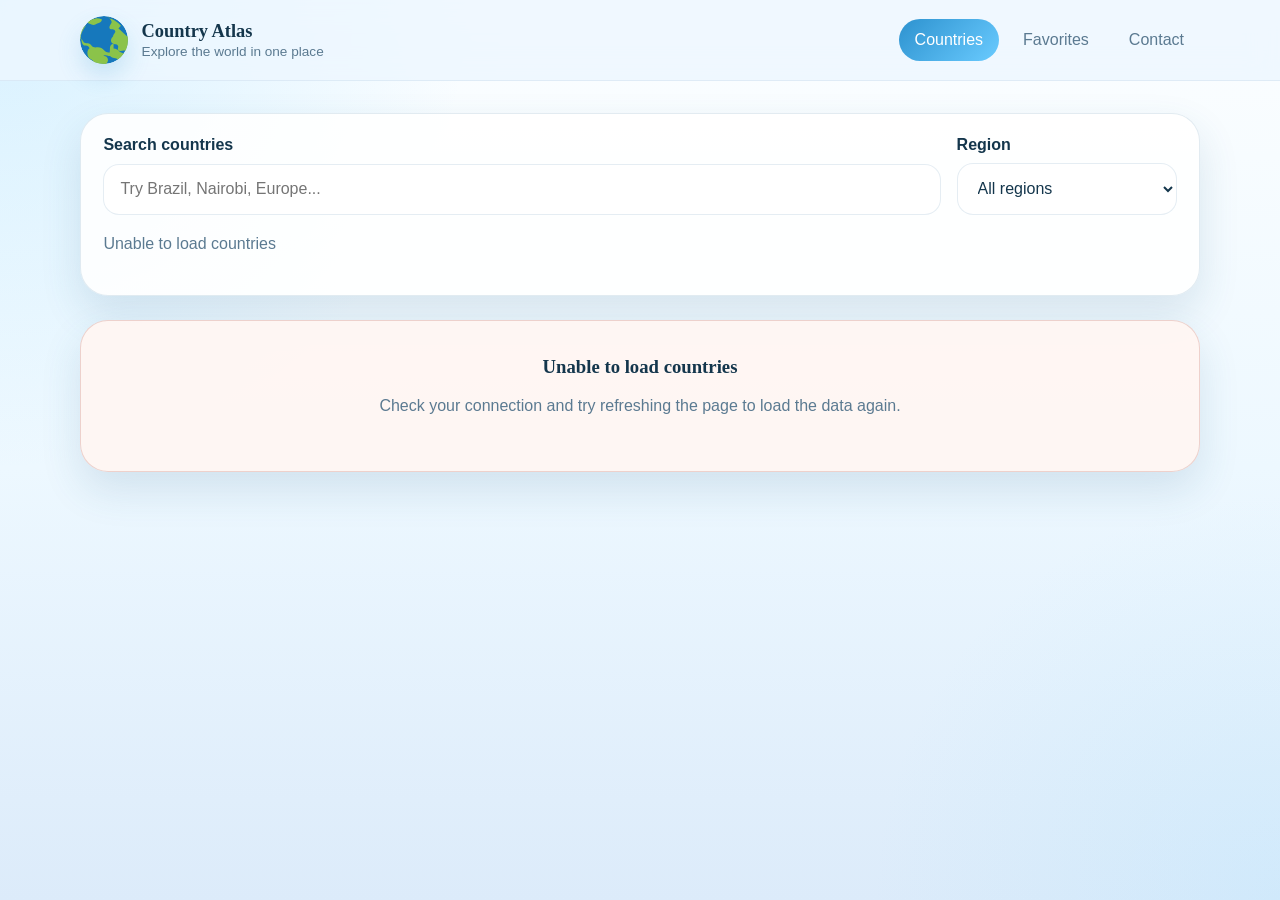
<file: index.html>
﻿<!doctype html>
<html lang="en">
  <head>
    <meta charset="UTF-8" />
    <meta name="viewport" content="width=device-width, initial-scale=1.0" />
    <title>Country Atlas | Discover Countries</title>
    <link rel="preconnect" href="https://restcountries.com" />
    <link rel="stylesheet" href="./assets/css/styles.css" />
  </head>
  <body data-page="home">
    <header class="site-header">
      <div class="container topbar">
        <a class="brand" href="./index.html">
          <span class="brand-mark">
            <img
              class="brand-mark__image"
              src="./assets/images/earth-logo.svg"
              alt=""
              aria-hidden="true"
            />
          </span>
          <span class="brand-copy">
            <strong>Country Atlas</strong>
            <small>Explore the world in one place</small>
          </span>
        </a>

        <nav class="site-nav" aria-label="Main navigation">
          <a class="nav-link is-active" href="./index.html">Countries</a>
          <a class="nav-link" href="./favorites.html">Favorites</a>
          <a class="nav-link" href="./contact.html">Contact</a>
        </nav>
      </div>
    </header>

    <main>
      <section class="page-shell">
        <div class="container">
          <section class="panel toolbar-panel" aria-label="Country filters">
            <form class="toolbar" id="search-form" novalidate>
              <label class="field-group">
                <span>Search countries</span>
                <input
                  id="search-input"
                  name="search"
                  type="search"
                  placeholder="Try Brazil, Nairobi, Europe..."
                  autocomplete="off"
                />
              </label>

              <label class="field-group field-group--compact">
                <span>Region</span>
                <select id="region-select" name="region">
                  <option value="all">All regions</option>
                  <option value="africa">Africa</option>
                  <option value="americas">Americas</option>
                  <option value="asia">Asia</option>
                  <option value="europe">Europe</option>
                  <option value="oceania">Oceania</option>
                </select>
              </label>
            </form>

            <div class="toolbar-meta">
              <p id="results-count" class="status-line" aria-live="polite">
                Loading countries...
              </p>
            </div>
          </section>

          <section class="content-area" aria-labelledby="countries-list-title">
            <h3 id="countries-list-title" class="visually-hidden">
              Country cards
            </h3>

            <div
              id="countries-loader"
              class="loader"
              role="status"
              aria-live="polite"
            >
              <div class="spinner" aria-hidden="true"></div>
              <p>Fetching country data...</p>
            </div>

            <div id="countries-grid" class="country-grid" hidden></div>

            <div id="countries-empty" class="empty-state" hidden>
              <h3>No countries found</h3>
              <p>Try another search term or switch the selected region.</p>
            </div>

            <div
              id="countries-error"
              class="empty-state empty-state--error"
              hidden
            >
              <h3>Unable to load countries</h3>
              <p>
                Check your connection and try refreshing the page to load the
                data again.
              </p>
            </div>
          </section>
        </div>
      </section>
    </main>

    <script src="./assets/js/api.js"></script>
    <script src="./assets/js/storage.js"></script>
    <script src="./assets/js/helpers.js"></script>
    <script src="./assets/js/ui.js"></script>
    <script src="./assets/js/index.js"></script>
  </body>
</html>
</file>
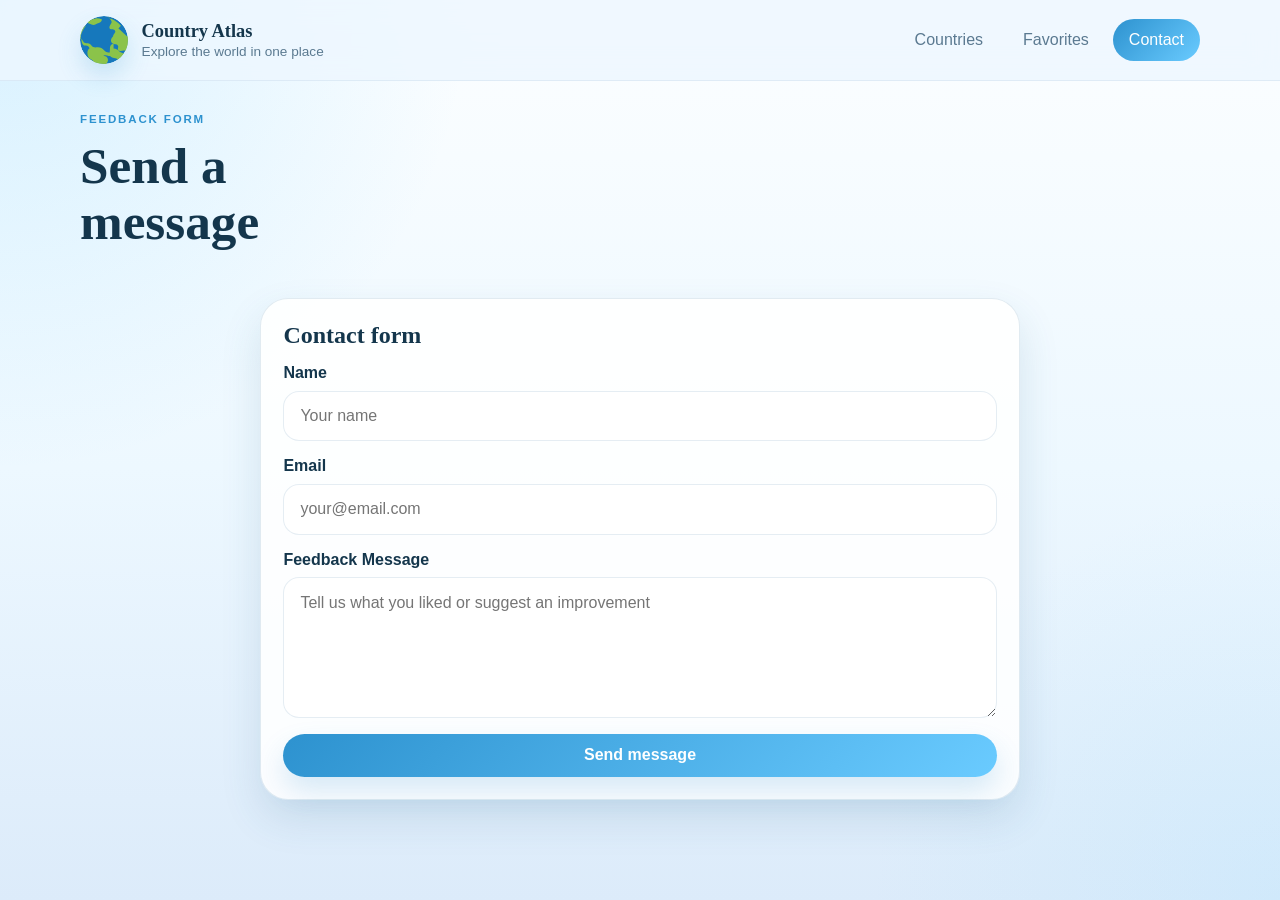
<file: contact.html>
<!doctype html>
<html lang="en">
  <head>
    <meta charset="UTF-8" />
    <meta name="viewport" content="width=device-width, initial-scale=1.0" />
    <title>Country Atlas | Contact</title>
    <link rel="stylesheet" href="./assets/css/styles.css" />
  </head>
  <body data-page="contact">
    <header class="site-header">
      <div class="container topbar">
        <a class="brand" href="./index.html">
          <span class="brand-mark">
            <img
              class="brand-mark__image"
              src="./assets/images/earth-logo.svg"
              alt=""
              aria-hidden="true"
            />
          </span>
          <span class="brand-copy">
            <strong>Country Atlas</strong>
            <small>Explore the world in one place</small>
          </span>
        </a>

        <nav class="site-nav" aria-label="Main navigation">
          <a class="nav-link" href="./index.html">Countries</a>
          <a class="nav-link" href="./favorites.html">Favorites</a>
          <a class="nav-link is-active" href="./contact.html">Contact</a>
        </nav>
      </div>
    </header>

    <main class="page-shell">
      <div class="container form-page">
        <section class="section-heading">
          <div>
            <p class="eyebrow">Feedback form</p>
            <h1>Send a message</h1>
          </div>
        </section>

        <section class="form-layout">
          <section class="panel panel--form" aria-labelledby="contact-form-title">
            <h2 id="contact-form-title">Contact form</h2>

            <form id="contact-form" class="contact-form">
              <label class="field-group">
                <span>Name</span>
                <input
                  id="name"
                  name="name"
                  type="text"
                  placeholder="Your name"
                />
              </label>

              <label class="field-group">
                <span>Email</span>
                <input
                  id="email"
                  name="email"
                  type="email"
                  placeholder="your@email.com"
                />
              </label>

              <label class="field-group">
                <span>Feedback Message</span>
                <textarea
                  id="message"
                  name="message"
                  rows="6"
                  placeholder="Tell us what you liked or suggest an improvement"
                ></textarea>
              </label>

              <button class="primary-button" type="submit">Send message</button>
            </form>
          </section>
        </section>
      </div>
    </main>
  </body>
</html>
</file>
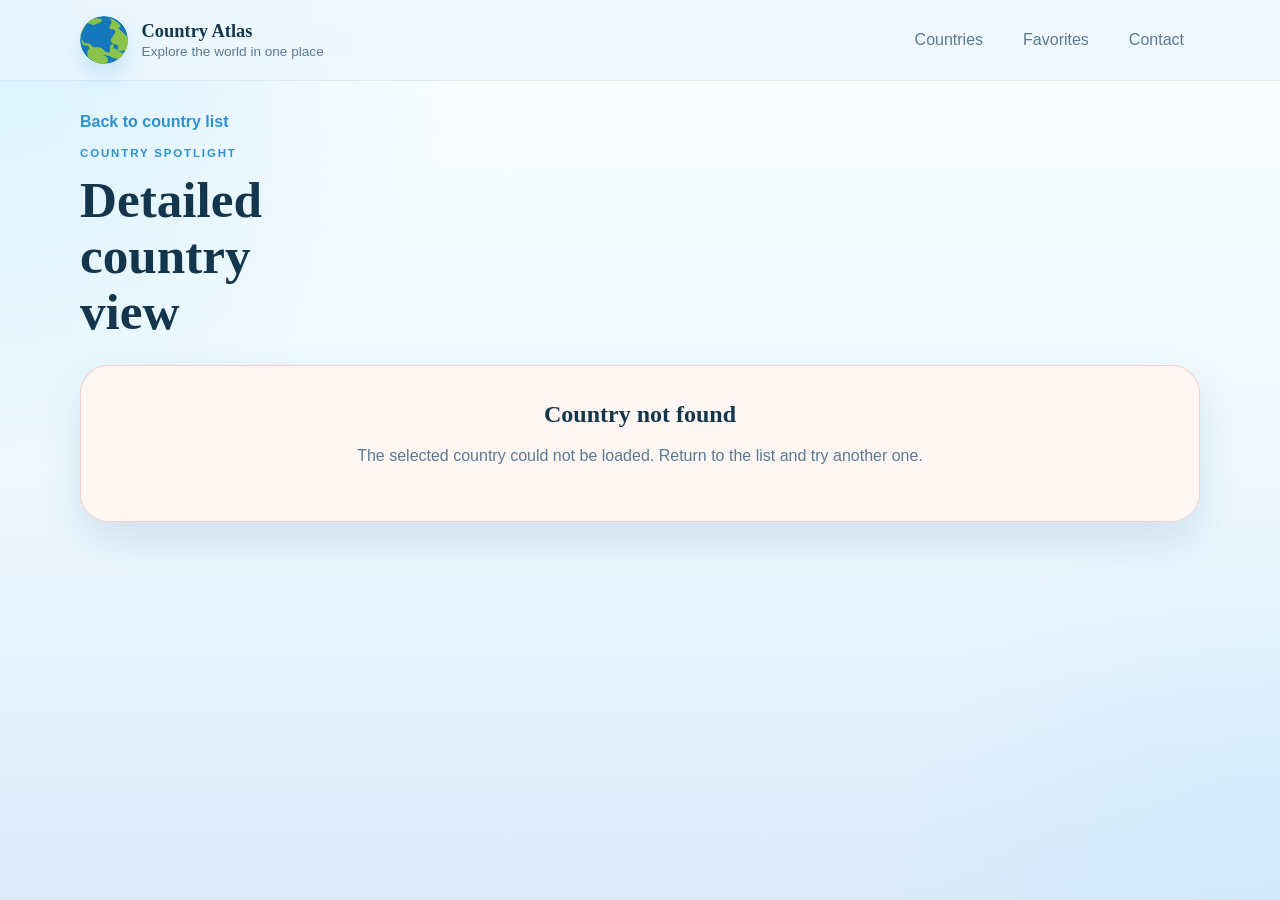
<file: details.html>
<!doctype html>
<html lang="en">
  <head>
    <meta charset="UTF-8" />
    <meta name="viewport" content="width=device-width, initial-scale=1.0" />
    <title>Country Atlas | Country Details</title>
    <link rel="preconnect" href="https://restcountries.com" />
    <link rel="stylesheet" href="./assets/css/styles.css" />
  </head>
  <body data-page="details">
    <header class="site-header">
      <div class="container topbar">
        <a class="brand" href="./index.html">
          <span class="brand-mark">
            <img
              class="brand-mark__image"
              src="./assets/images/earth-logo.svg"
              alt=""
              aria-hidden="true"
            />
          </span>
          <span class="brand-copy">
            <strong>Country Atlas</strong>
            <small>Explore the world in one place</small>
          </span>
        </a>

        <nav class="site-nav" aria-label="Main navigation">
          <a class="nav-link" href="./index.html">Countries</a>
          <a class="nav-link" href="./favorites.html">Favorites</a>
          <a class="nav-link" href="./contact.html">Contact</a>
        </nav>
      </div>
    </header>

    <main class="page-shell">
      <div class="container">
        <section class="section-heading section-heading--stacked">
          <a class="back-link" href="./index.html">Back to country list</a>
          <div>
            <p class="eyebrow">Country spotlight</p>
            <h1>Detailed country view</h1>
          </div>
        </section>

        <div
          id="details-loader"
          class="loader loader--page"
          role="status"
          aria-live="polite"
        >
          <div class="spinner" aria-hidden="true"></div>
          <p>Loading country details...</p>
        </div>

        <div id="details-error" class="empty-state empty-state--error" hidden>
          <h2>Country not found</h2>
          <p>
            The selected country could not be loaded. Return to the list and try
            another one.
          </p>
        </div>

        <article id="country-details" class="details-layout" hidden></article>
      </div>
    </main>

    <script src="./assets/js/api.js"></script>
    <script src="./assets/js/storage.js"></script>
    <script src="./assets/js/helpers.js"></script>
    <script src="./assets/js/ui.js"></script>
    <script src="./assets/js/details.js"></script>
  </body>
</html>
</file>
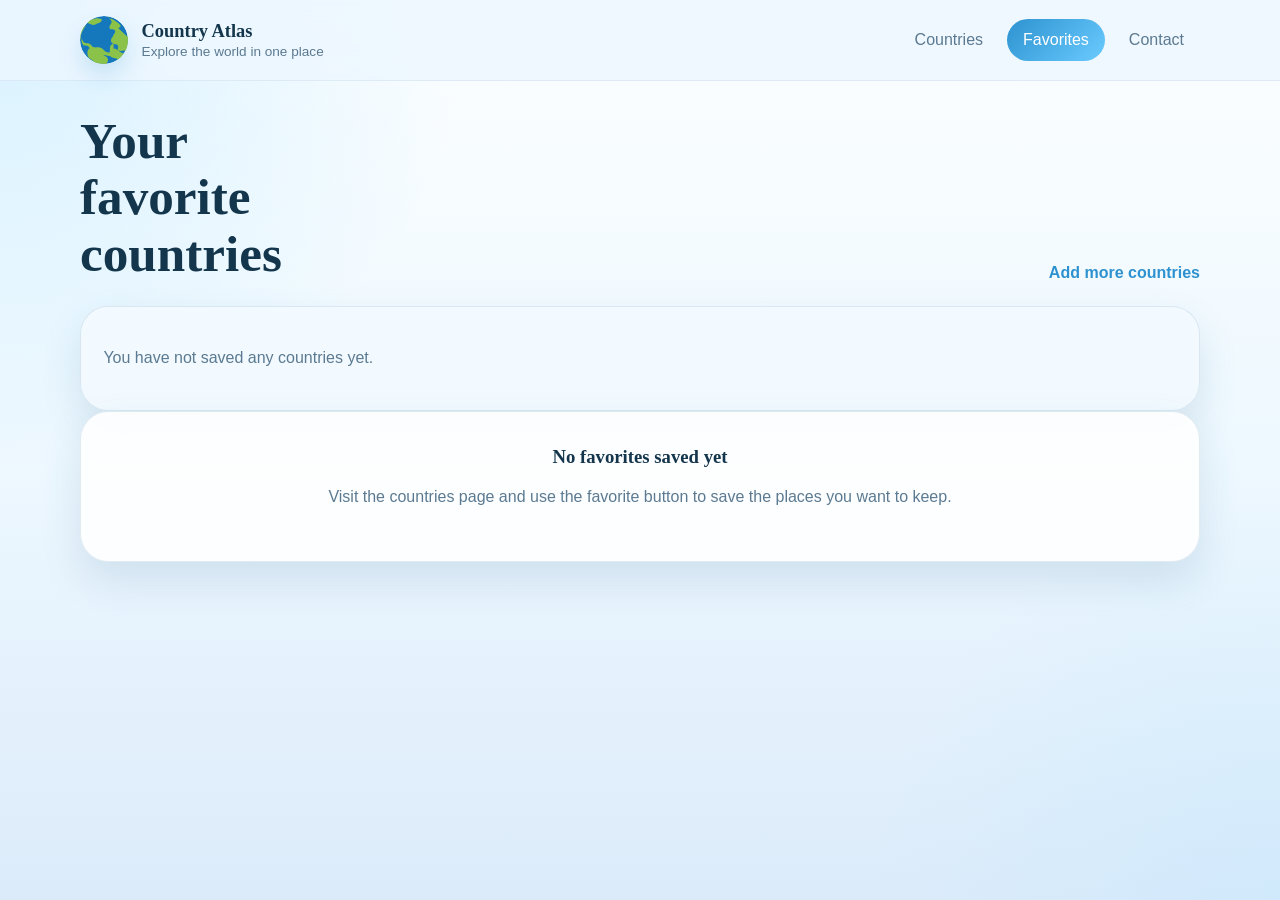
<file: favorites.html>
<!DOCTYPE html>
<html lang="en">
  <head>
    <meta charset="UTF-8" />
    <meta name="viewport" content="width=device-width, initial-scale=1.0" />
    <title>Country Atlas | Favorites</title>
    <link rel="stylesheet" href="./assets/css/styles.css" />
  </head>
  <body data-page="favorites">
    <header class="site-header">
      <div class="container topbar">
        <a class="brand" href="./index.html">
          <span class="brand-mark">
            <img
              class="brand-mark__image"
              src="./assets/images/earth-logo.svg"
              alt=""
              aria-hidden="true"
            />
          </span>
          <span class="brand-copy">
            <strong>Country Atlas</strong>
            <small>Explore the world in one place</small>
          </span>
        </a>

        <nav class="site-nav" aria-label="Main navigation">
          <a class="nav-link" href="./index.html">Countries</a>
          <a class="nav-link is-active" href="./favorites.html">Favorites</a>
          <a class="nav-link" href="./contact.html">Contact</a>
        </nav>
      </div>
    </header>

    <main class="page-shell">
      <div class="container">
        <section class="section-heading">
          <h1>Your favorite countries</h1>
          <a class="ghost-link" href="./index.html">Add more countries</a>
        </section>

        <section class="panel panel--soft">
          <p class="status-line" id="favorites-summary" aria-live="polite">
            Loading favorites...
          </p>
        </section>

        <section aria-labelledby="favorites-title">
          <h2 id="favorites-title" class="visually-hidden">Favorite countries</h2>
          <div id="favorites-grid" class="country-grid country-grid--fixed" hidden></div>
          <div id="favorites-empty" class="empty-state" hidden>
            <h3>No favorites saved yet</h3>
            <p>
              Visit the countries page and use the favorite button to save the
              places you want to keep.
            </p>
          </div>
        </section>
      </div>
    </main>

    <script src="./assets/js/storage.js"></script>
    <script src="./assets/js/helpers.js"></script>
    <script src="./assets/js/ui.js"></script>
    <script src="./assets/js/favorites.js"></script>
  </body>
</html>
</file>
<file: assets/css/styles.css>
:root {
  --surface: rgba(255, 255, 255, 0.88);
  --surface-muted: rgba(243, 250, 255, 0.93);
  --border: rgba(76, 131, 168, 0.16);
  --text: #14364c;
  --muted: #5b7a91;
  --accent: #6acbff;
  --accent-strong: #2d92cf;
  --accent-soft: rgba(106, 203, 255, 0.16);
  --shadow: 0 1.125rem 2.5rem rgba(43, 97, 135, 0.14);
  --radius-lg: 1.75rem;
  --container: min(70rem, calc(100% - 2rem));
}

*,
*::before,
*::after {
  box-sizing: border-box;
}

html {
  scroll-behavior: smooth;
}

body {
  margin: 0;
  color: var(--text);
  font-family: "Trebuchet MS", "Segoe UI", sans-serif;
  min-height: 100vh;
  background:
    radial-gradient(circle at top left, rgba(106, 203, 255, 0.24), transparent 30%),
    radial-gradient(circle at bottom right, rgba(160, 224, 255, 0.2), transparent 26%),
    linear-gradient(180deg, #fcfeff 0%, #edf8ff 52%, #dcebfa 100%);
}

img {
  display: block;
  max-width: 100%;
}

a {
  color: inherit;
  text-decoration: none;
}

button,
input,
select,
textarea {
  font: inherit;
}

button {
  cursor: pointer;
}

.container {
  width: var(--container);
  margin: 0 auto;
}

.site-header {
  position: sticky;
  top: 0;
  z-index: 20;
  backdrop-filter: blur(0.875rem);
  background: rgba(237, 247, 255, 0.82);
  border-bottom: 0.0625rem solid rgba(76, 131, 168, 0.1);
}

.topbar {
  display: flex;
  flex-wrap: wrap;
  align-items: center;
  justify-content: space-between;
  gap: 1rem;
  padding: 1rem 0;
}

.brand {
  display: inline-flex;
  align-items: center;
  gap: 0.85rem;
  min-width: 0;
}

.brand-mark {
  width: 3rem;
  height: 3rem;
  border-radius: 50%;
  display: grid;
  place-items: center;
  overflow: hidden;
  background: rgba(255, 255, 255, 0.6);
  box-shadow: 0 0.75rem 1.5rem rgba(45, 146, 207, 0.2);
}

.brand-mark__image {
  width: 100%;
  height: 100%;
  object-fit: cover;
}

.brand-copy {
  display: grid;
  gap: 0.15rem;
}

.brand-copy strong {
  font-family: Georgia, "Times New Roman", serif;
  font-size: 1.15rem;
}

.brand-copy small {
  color: var(--muted);
  font-size: 0.85rem;
}

.site-nav {
  display: flex;
  flex-wrap: wrap;
  align-items: center;
  gap: 0.5rem;
}

.nav-link {
  padding: 0.75rem 1rem;
  border-radius: 62.4375rem;
  color: var(--muted);
  transition: background-color 180ms ease, color 180ms ease,
    transform 180ms ease;
}

.nav-link:hover,
.nav-link:focus-visible {
  color: var(--text);
  background: rgba(255, 255, 255, 0.82);
  transform: translateY(-0.0625rem);
}

.nav-link.is-active {
  color: #fff;
  background: linear-gradient(135deg, var(--accent-strong), var(--accent));
}

.page-shell {
  padding: 2rem 0 4rem;
}

.panel,
.country-card,
.details-card,
.details-stats,
.empty-state {
  border: 0.0625rem solid var(--border);
  background: var(--surface);
  border-radius: var(--radius-lg);
  box-shadow: var(--shadow);
}

.eyebrow {
  margin: 0 0 0.8rem;
  text-transform: uppercase;
  letter-spacing: 0.16em;
  font-size: 0.72rem;
  color: var(--accent-strong);
  font-weight: 700;
}

h1,
h2,
h3 {
  margin: 0;
  font-family: Georgia, "Times New Roman", serif;
  line-height: 1.1;
}

h1 {
  font-size: clamp(2.3rem, 4vw, 4.2rem);
  max-width: 11ch;
}

.panel p,
.empty-state p,
.status-line,
.details-copy p,
.info-list dd {
  color: var(--muted);
  line-height: 1.65;
}

.section-heading {
  display: flex;
  align-items: end;
  justify-content: space-between;
  gap: 1rem;
  margin-bottom: 1.5rem;
}

.section-heading--stacked {
  align-items: start;
  flex-direction: column;
}

.ghost-link,
.back-link,
.details-link {
  color: var(--accent-strong);
  font-weight: 700;
}

.ghost-link:hover,
.back-link:hover,
.details-link:hover,
.ghost-link:focus-visible,
.back-link:focus-visible,
.details-link:focus-visible {
  text-decoration: underline;
}

.panel {
  padding: 1.4rem;
}

.panel--soft {
  background: var(--surface-muted);
}

.toolbar-panel {
  margin-bottom: 1.5rem;
}

.toolbar {
  display: flex;
  flex-wrap: wrap;
  gap: 1rem;
}

.toolbar-meta {
  margin-top: 1rem;
}

.field-group {
  display: grid;
  gap: 0.55rem;
  flex: 1 1 17.5rem;
}

.field-group--compact {
  flex: 0 1 13.75rem;
}

.field-group span {
  font-weight: 700;
}

.field-group input,
.field-group select,
.field-group textarea {
  width: 100%;
  border: 0.0625rem solid rgba(76, 131, 168, 0.14);
  border-radius: 1rem;
  padding: 0.95rem 1rem;
  background: rgba(255, 255, 255, 0.88);
  color: var(--text);
  transition: border-color 180ms ease, box-shadow 180ms ease,
    transform 180ms ease;
}

.field-group input:focus,
.field-group select:focus,
.field-group textarea:focus {
  outline: none;
  border-color: rgba(106, 203, 255, 0.45);
  box-shadow: 0 0 0 0.25rem rgba(106, 203, 255, 0.14);
  transform: translateY(-0.0625rem);
}

.content-area {
  position: relative;
}

.country-grid {
  display: flex;
  flex-wrap: wrap;
  justify-content: flex-start;
  align-items: stretch;
  gap: 1.25rem;
}

.country-card {
  display: flex;
  flex-direction: column;
  overflow: hidden;
  flex: 1 1 15.625rem;
  min-width: min(100%, 15.625rem);
  background: rgba(255, 255, 255, 0.92);
  border-radius: 0;
}

.country-grid--fixed .country-card {
  flex: 0 0 17.5rem;
  width: 17.5rem;
  max-width: 100%;
}

.country-card__media {
  aspect-ratio: 4 / 3;
  background: linear-gradient(180deg, rgba(225, 243, 255, 0.86), rgba(199, 227, 245, 0.52));
}

.country-card__media img {
  width: 100%;
  height: 100%;
  object-fit: cover;
}

.country-card__body {
  display: grid;
  gap: 0.9rem;
  padding: 1.25rem;
  flex: 1;
}

.country-card__header {
  display: flex;
  align-items: start;
  justify-content: space-between;
  gap: 1rem;
}

.country-card__header h3 {
  font-size: 1.5rem;
}

.chip {
  padding: 0.35rem 0.7rem;
  border-radius: 62.4375rem;
  background: var(--accent-soft);
  color: var(--accent-strong);
  font-size: 0.78rem;
  font-weight: 700;
}

.card-facts {
  display: grid;
  gap: 0.5rem;
}

.card-fact {
  display: flex;
  justify-content: space-between;
  gap: 1rem;
  color: var(--muted);
}

.card-fact strong {
  color: var(--text);
}

.card-actions {
  display: flex;
  flex-wrap: wrap;
  gap: 0.75rem;
  margin-top: auto;
}

.primary-button,
.secondary-button,
.favorite-button {
  display: inline-flex;
  align-items: center;
  justify-content: center;
  border: 0;
  border-radius: 62.4375rem;
  padding: 0.78rem 1.1rem;
  font-weight: 700;
  transition: transform 180ms ease, box-shadow 180ms ease,
    background-color 180ms ease, color 180ms ease;
}

.primary-button {
  display: inline-flex;
  align-items: center;
  justify-content: center;
  background: linear-gradient(135deg, var(--accent-strong), var(--accent));
  color: #ffffff;
  box-shadow: 0 0.875rem 1.75rem rgba(45, 146, 207, 0.18);
}

.secondary-button {
  background: rgba(255, 255, 255, 0.88);
  color: var(--text);
  border: 0.0625rem solid rgba(76, 131, 168, 0.12);
}

.favorite-button {
  background: rgba(255, 255, 255, 0.9);
  color: var(--text);
  border: 0.0625rem solid rgba(76, 131, 168, 0.14);
}

.favorite-button.is-active {
  color: #fff;
  background: linear-gradient(135deg, #227fb8, #73d1ff);
  box-shadow: 0 0.875rem 1.75rem rgba(34, 127, 184, 0.18);
}

.primary-button:hover,
.secondary-button:hover,
.favorite-button:hover,
.primary-button:focus-visible,
.secondary-button:focus-visible,
.favorite-button:focus-visible {
  transform: translateY(-0.125rem);
}

.loader,
.empty-state {
  text-align: center;
  padding: 2.2rem 1.5rem;
}

.loader--page {
  margin-top: 1rem;
}

.spinner {
  width: 3.1rem;
  height: 3.1rem;
  margin: 0 auto 0.9rem;
  border: 0.25rem solid rgba(106, 203, 255, 0.2);
  border-top-color: var(--accent);
  border-radius: 50%;
  animation: spin 900ms linear infinite;
}

@keyframes spin {
  to {
    transform: rotate(360deg);
  }
}

.empty-state--error {
  background: rgba(255, 246, 243, 0.94);
  border-color: rgba(159, 45, 31, 0.18);
}

.details-layout {
  display: flex;
  flex-wrap: wrap;
  gap: 1.5rem;
}

.details-card,
.details-stats {
  padding: 1.6rem;
}

.details-card {
  flex: 1.2 1 28.75rem;
}

.details-flag {
  border-radius: 1.375rem;
  overflow: hidden;
  margin-bottom: 1.4rem;
  aspect-ratio: 16 / 9;
  background: rgba(227, 243, 255, 0.92);
}

.details-flag img {
  width: 100%;
  height: 100%;
  object-fit: cover;
}

.details-copy {
  display: grid;
  gap: 1rem;
}

.details-copy h2 {
  font-size: clamp(2rem, 3vw, 3rem);
}

.details-actions {
  display: flex;
  flex-wrap: wrap;
  gap: 0.8rem;
  margin-top: 0.5rem;
}

.details-stats {
  flex: 0.9 1 20rem;
}

.info-list {
  margin: 1rem 0 0;
  display: grid;
  gap: 1rem;
}

.info-list div {
  padding-bottom: 1rem;
  border-bottom: 0.0625rem solid rgba(76, 131, 168, 0.1);
}

.info-list dt {
  font-weight: 700;
  margin-bottom: 0.28rem;
}

.info-list dd {
  margin: 0;
}

.form-page {
  display: grid;
  gap: 1.5rem;
}

.form-layout {
  display: flex;
  flex-wrap: wrap;
  justify-content: center;
  gap: 1.5rem;
}

.form-layout > * {
  flex: 0 1 47.5rem;
  width: 100%;
  max-width: 47.5rem;
}

.panel--form {
  width: 100%;
}

.contact-form {
  display: grid;
  gap: 1rem;
  margin-top: 1rem;
}

.visually-hidden {
  position: absolute;
  width: 0.0625rem;
  height: 0.0625rem;
  padding: 0;
  margin: -0.0625rem;
  overflow: hidden;
  clip: rect(0, 0, 0, 0);
  white-space: nowrap;
  border: 0;
}

[hidden] {
  display: none !important;
}

@media (max-width: 60rem) {
  .country-card {
    flex-basis: calc(50% - 0.625rem);
  }

  .country-grid--fixed .country-card {
    flex-basis: calc(50% - 0.625rem);
    width: auto;
  }

  .details-card,
  .details-stats {
    flex: 1 1 100%;
  }
}

@media (max-width: 53.75rem) {
  .topbar,
  .section-heading {
    align-items: start;
    flex-direction: column;
  }

  .site-nav {
    width: 100%;
  }

  .nav-link {
    flex: 1 1 10rem;
    text-align: center;
  }

  .toolbar,
  .form-layout {
    flex-direction: column;
  }

  h1 {
    max-width: 100%;
  }
}

@media (max-width: 40rem) {
  .page-shell {
    padding: 1.5rem 0 3rem;
  }

  .panel,
  .country-card,
  .details-card,
  .details-stats,
  .empty-state {
    border-radius: 1.375rem;
  }

  .country-card__header,
  .card-fact {
    flex-direction: column;
    align-items: start;
  }

  .card-actions,
  .details-actions {
    flex-direction: column;
  }

  .primary-button,
  .secondary-button,
  .favorite-button {
    width: 100%;
    justify-content: center;
  }

  .country-card,
  .country-grid--fixed .country-card {
    flex: 1 1 100%;
    width: 100%;
    min-width: 100%;
  }
}

@media (max-width: 30rem) {
  .container {
    width: min(100% - 1rem, 70rem);
  }

  .site-nav {
    gap: 0.4rem;
  }

  .nav-link {
    width: 100%;
  }

  .brand-copy small {
    font-size: 0.78rem;
  }

  .field-group input,
  .field-group select,
  .field-group textarea {
    padding: 0.85rem 0.9rem;
  }
}
</file>
